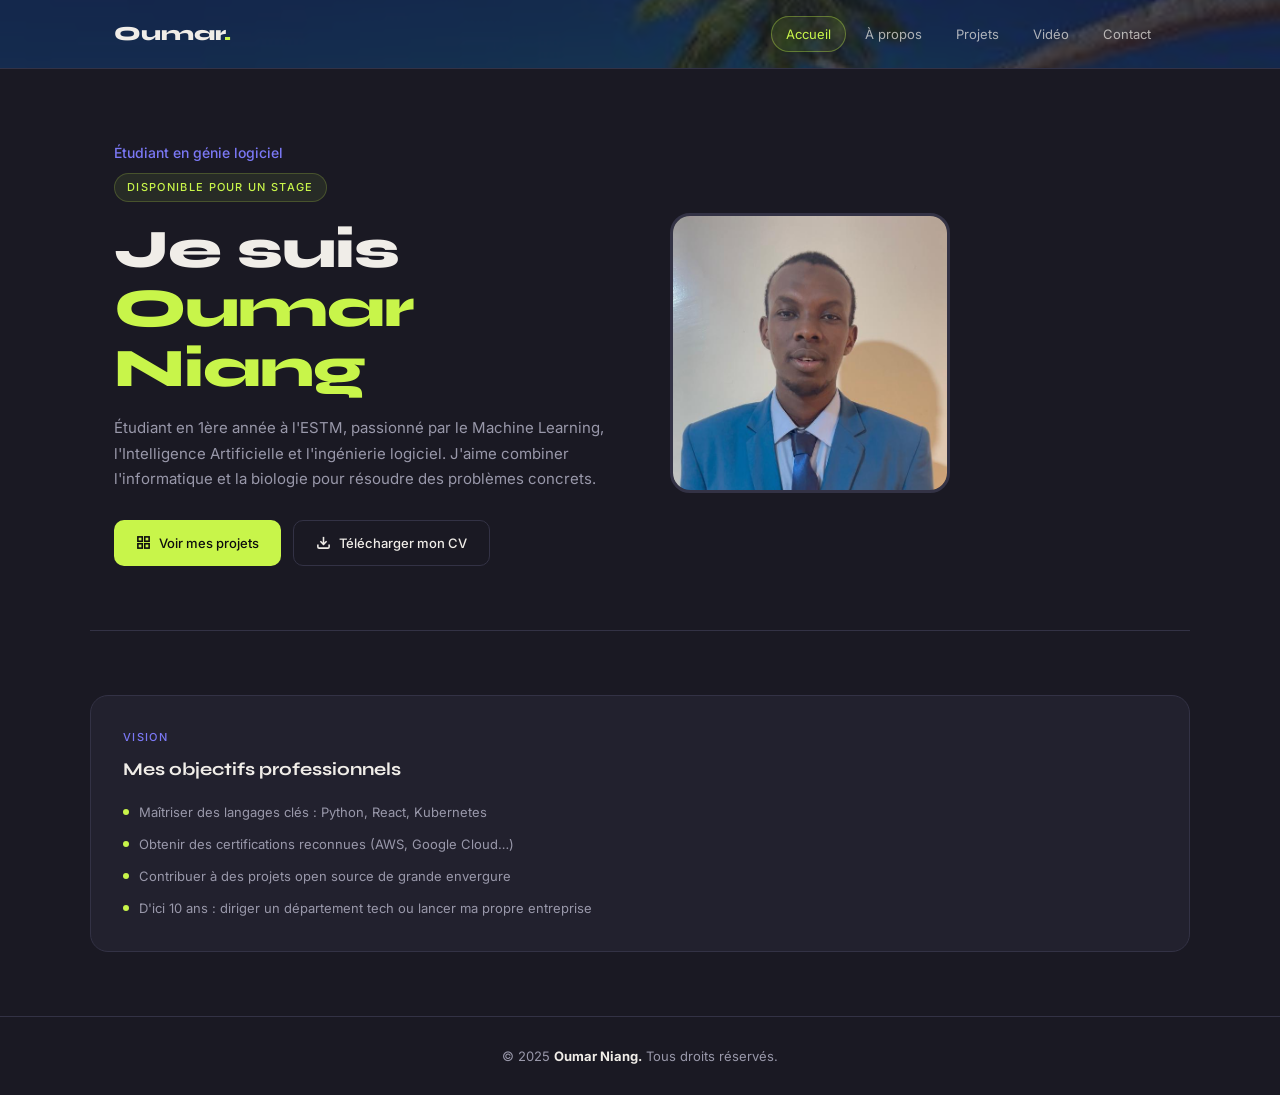
<file: index.html>
<!DOCTYPE html>
<html lang="fr">
<head>
  <meta charset="UTF-8">
  <meta name="viewport" content="width=device-width, initial-scale=1.0">
  <title>Oumar Niang — Accueil</title>
  <link rel="preconnect" href="https://fonts.googleapis.com">
  <link href="https://fonts.googleapis.com/css2?family=Syne:wght@400;700;800&family=Inter:wght@300;400;500&display=swap" rel="stylesheet">
  <link rel="stylesheet" href="style.css">
  <link rel="shortcut icon" href="photo-profil.jpg" type="image/jpg">
</head>
<body>

  <header class="banier">
    <nav class="navbar">
      <a href="./index.html" class="nav-logo">Oumar<span>.</span></a>
      <div class="nav-links">
        <a href="./index.html" class="active">Accueil</a>
        <a href="./about.html">À propos</a>
        <a href="./projets.html">Projets</a>
        <a href="./video.html">Vidéo</a>
        <a href="./contact.html">Contact</a>
      </div>
      <button class="nav-toggle" aria-label="Menu"
        onclick="this.closest('nav').querySelector('.nav-links').classList.toggle('open')">
        <span></span><span></span><span></span>
      </button>
    </nav>
  </header>

  <main>

    <!-- HERO -->
    <div class="hero-index wrap">
      <div>
        <p class="hero-sub">Étudiant en génie logiciel</p>
        <span class="tag">Disponible pour un stage</span>
        <h1>Je suis <em>Oumar Niang</em></h1>
        <p class="hero-desc">
          Étudiant en 1ère année à l'ESTM, passionné par le Machine Learning,
          l'Intelligence Artificielle et l'ingénierie logiciel. J'aime combiner
          l'informatique et la biologie pour résoudre des problèmes concrets.
        </p>
        <div class="hero-btns">
          <a href="./projets.html" class="btn btn-primary">
            <svg width="15" height="15" viewBox="0 0 24 24" fill="none" stroke="currentColor" stroke-width="2.5"><rect x="3" y="3" width="7" height="7"/><rect x="14" y="3" width="7" height="7"/><rect x="14" y="14" width="7" height="7"/><rect x="3" y="14" width="7" height="7"/></svg>
            Voir mes projets
          </a>
          <a href="cv/cv.pdf" class="btn btn-outline" download>
            <svg width="15" height="15" viewBox="0 0 24 24" fill="none" stroke="currentColor" stroke-width="2.5"><path d="M21 15v4a2 2 0 0 1-2 2H5a2 2 0 0 1-2-2v-4"/><polyline points="7 10 12 15 17 10"/><line x1="12" y1="15" x2="12" y2="3"/></svg>
            Télécharger mon CV
          </a>
        </div>
      </div>
      <div class="hero-photo-wrap">
       <img src="photo-profil.jpg" alt="Photo de profil de Oumar Niang">
      </div>
    </div>

    <div class="divider"></div>

    <!-- OBJECTIFS -->
    <div class="wrap section-pad">
      <div class="objectifs">
        <span class="tag-sm">Vision</span>
        <h2>Mes objectifs professionnels</h2>
        <ul>
          <li>Maîtriser des langages clés : Python, React, Kubernetes</li>
          <li>Obtenir des certifications reconnues (AWS, Google Cloud…)</li>
          <li>Contribuer à des projets open source de grande envergure</li>
          <li>D'ici 10 ans : diriger un département tech ou lancer ma propre entreprise</li>
        </ul>
      </div>
    </div>

  </main>

  <footer>
    <p>© 2025 <strong>Oumar Niang.</strong> Tous droits réservés.</p>
  </footer>

</body>
</html>
</file>
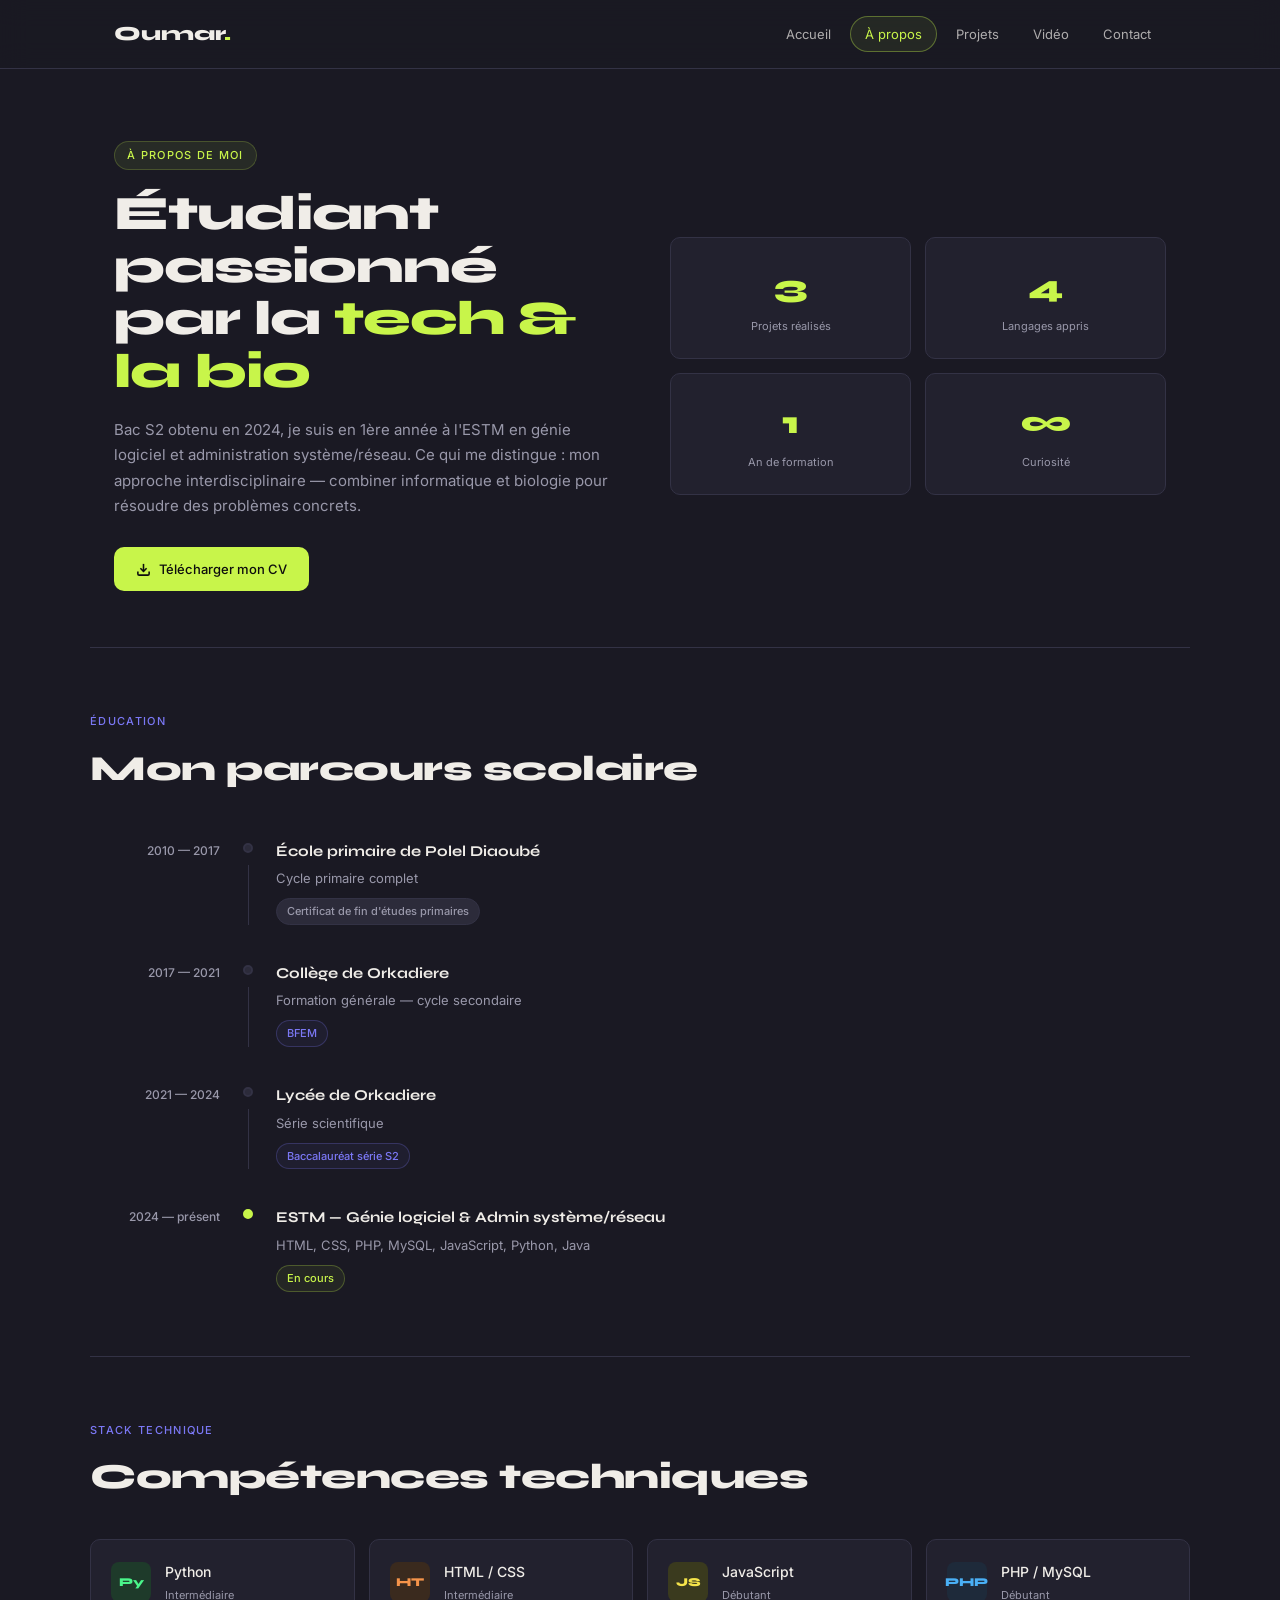
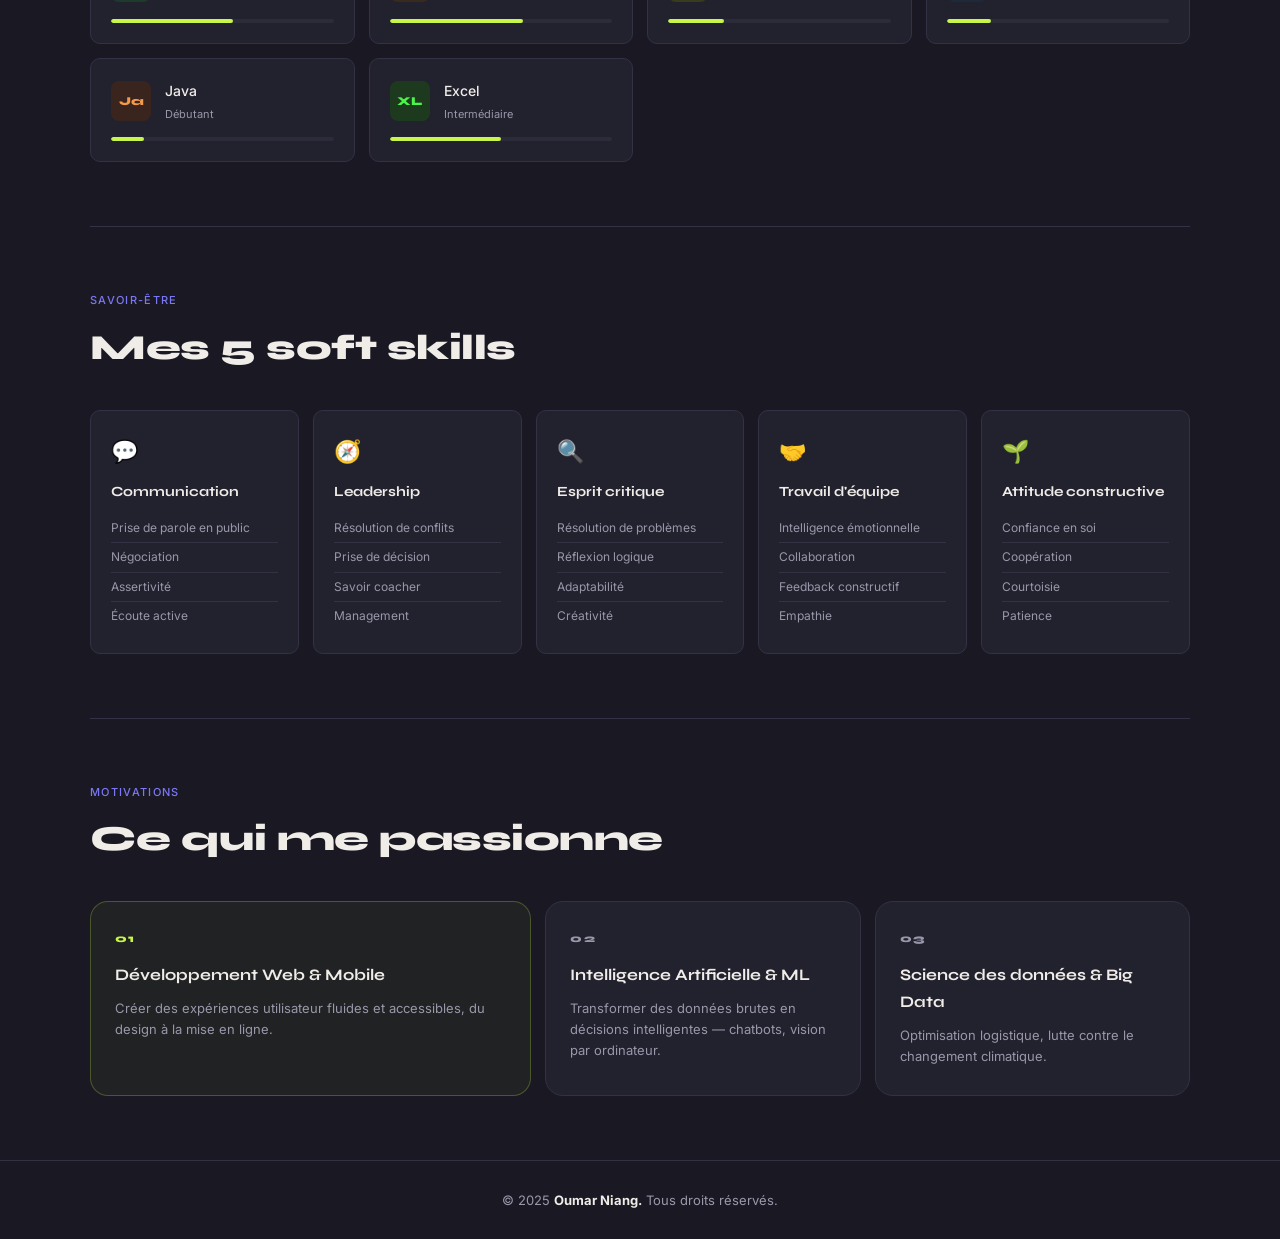
<file: about.html>
<!DOCTYPE html>
<html lang="fr">
<head>
  <meta charset="UTF-8">
  <meta name="viewport" content="width=device-width, initial-scale=1.0">
  <title>Oumar Niang — À propos</title>
  <link rel="preconnect" href="https://fonts.googleapis.com">
  <link href="https://fonts.googleapis.com/css2?family=Syne:wght@400;700;800&family=Inter:wght@300;400;500&display=swap" rel="stylesheet">
<link rel="stylesheet" href="style.css">
<link rel="shortcut icon" href="image/photo-profil.jpg" type="image/jpg">
</head>
<body>

  <header>
    <nav class="navbar">
  <a href="index.html" class="nav-logo">Oumar<span>.</span></a>
  <div class="nav-links">
    <a href="index.html">Accueil</a>
    <a href="about.html" class="active">À propos</a>
    <a href="projets.html">Projets</a>
    <a href="video.html">Vidéo</a>
    <a href="contact.html">Contact</a>
  </div>
      </div>
      <button class="nav-toggle" aria-label="Menu"
        onclick="this.closest('nav').querySelector('.nav-links').classList.toggle('open')">
        <span></span><span></span><span></span>
      </button>
    </nav>
  </header>

  <main>

    <!-- HERO -->
    <div class="hero-about">
      <div>
        <span class="tag">À propos de moi</span>
        <h1>Étudiant passionné par la <em>tech & la bio</em></h1>
        <p class="hero-desc">
          Bac S2 obtenu en 2024, je suis en 1ère année à l'ESTM en génie logiciel
          et administration système/réseau. Ce qui me distingue : mon approche
          interdisciplinaire — combiner informatique et biologie pour résoudre
          des problèmes concrets.
        </p>
        <a href="cv/cv.pdf" class="btn btn-primary" download>
          <svg width="15" height="15" viewBox="0 0 24 24" fill="none" stroke="currentColor" stroke-width="2.5"><path d="M21 15v4a2 2 0 0 1-2 2H5a2 2 0 0 1-2-2v-4"/><polyline points="7 10 12 15 17 10"/><line x1="12" y1="15" x2="12" y2="3"/></svg>
          Télécharger mon CV
        </a>
      </div>
      <div class="stats-grid">
        <div class="stat-card">
          <span class="stat-num">3</span>
          <span class="stat-label">Projets réalisés</span>
        </div>
        <div class="stat-card">
          <span class="stat-num">4</span>
          <span class="stat-label">Langages appris</span>
        </div>
        <div class="stat-card">
          <span class="stat-num">1</span>
          <span class="stat-label">An de formation</span>
        </div>
        <div class="stat-card">
          <span class="stat-num">∞</span>
          <span class="stat-label">Curiosité</span>
        </div>
      </div>
    </div>

    <div class="divider"></div>

    <!-- PARCOURS -->
    <div class="wrap section-pad">
      <span class="tag-sm">Éducation</span>
      <h2 style="font-family:var(--font-h);font-size:clamp(1.6rem,3vw,2.2rem);font-weight:800;letter-spacing:-.5px;margin-bottom:40px">Mon parcours scolaire</h2>
      <div class="timeline">

        <div class="timeline-item">
          <div class="t-date">2010 — 2017</div>
          <div class="t-spine"><div class="t-dot"></div></div>
          <div class="t-body">
            <h3>École primaire de Polel Diaoubé</h3>
            <p>Cycle primaire complet</p>
            <span class="badge">Certificat de fin d'études primaires</span>
          </div>
        </div>

        <div class="timeline-item">
          <div class="t-date">2017 — 2021</div>
          <div class="t-spine"><div class="t-dot"></div></div>
          <div class="t-body">
            <h3>Collège de Orkadiere</h3>
            <p>Formation générale — cycle secondaire</p>
            <span class="badge badge-purple">BFEM</span>
          </div>
        </div>

        <div class="timeline-item">
          <div class="t-date">2021 — 2024</div>
          <div class="t-spine"><div class="t-dot"></div></div>
          <div class="t-body">
            <h3>Lycée de Orkadiere</h3>
            <p>Série scientifique</p>
            <span class="badge badge-purple">Baccalauréat série S2</span>
          </div>
        </div>

        <div class="timeline-item">
          <div class="t-date">2024 — présent</div>
          <div class="t-spine"><div class="t-dot active"></div></div>
          <div class="t-body">
            <h3>ESTM — Génie logiciel & Admin système/réseau</h3>
            <p>HTML, CSS, PHP, MySQL, JavaScript, Python, Java</p>
            <span class="badge badge-green">En cours</span>
          </div>
        </div>

      </div>
    </div>

    <div class="divider"></div>

    <!-- COMPÉTENCES -->
    <div class="wrap section-pad">
      <span class="tag-sm">Stack technique</span>
      <h2 style="font-family:var(--font-h);font-size:clamp(1.6rem,3vw,2.2rem);font-weight:800;letter-spacing:-.5px;margin-bottom:32px">Compétences techniques</h2>
      <div class="skills-grid">
        <div class="skill-card">
          <div class="skill-header">
            <span class="skill-icon sk-py">Py</span>
            <div><div class="skill-name">Python</div><div class="skill-level">Intermédiaire</div></div>
          </div>
          <div class="skill-bar"><div class="skill-fill" style="width:55%"></div></div>
        </div>
        <div class="skill-card">
          <div class="skill-header">
            <span class="skill-icon sk-ht">HT</span>
            <div><div class="skill-name">HTML / CSS</div><div class="skill-level">Intermédiaire</div></div>
          </div>
          <div class="skill-bar"><div class="skill-fill" style="width:60%"></div></div>
        </div>
        <div class="skill-card">
          <div class="skill-header">
            <span class="skill-icon sk-js">JS</span>
            <div><div class="skill-name">JavaScript</div><div class="skill-level">Débutant</div></div>
          </div>
          <div class="skill-bar"><div class="skill-fill" style="width:25%"></div></div>
        </div>
        <div class="skill-card">
          <div class="skill-header">
            <span class="skill-icon sk-ph">PHP</span>
            <div><div class="skill-name">PHP / MySQL</div><div class="skill-level">Débutant</div></div>
          </div>
          <div class="skill-bar"><div class="skill-fill" style="width:20%"></div></div>
        </div>
        <div class="skill-card">
          <div class="skill-header">
            <span class="skill-icon sk-ja">Ja</span>
            <div><div class="skill-name">Java</div><div class="skill-level">Débutant</div></div>
          </div>
          <div class="skill-bar"><div class="skill-fill" style="width:15%"></div></div>
        </div>
        <div class="skill-card">
          <div class="skill-header">
            <span class="skill-icon sk-xl">XL</span>
            <div><div class="skill-name">Excel</div><div class="skill-level">Intermédiaire</div></div>
          </div>
          <div class="skill-bar"><div class="skill-fill" style="width:50%"></div></div>
        </div>
      </div>
    </div>

    <div class="divider"></div>

    <!-- SOFT SKILLS -->
    <div class="wrap section-pad">
      <span class="tag-sm">Savoir-être</span>
      <h2 style="font-family:var(--font-h);font-size:clamp(1.6rem,3vw,2.2rem);font-weight:800;letter-spacing:-.5px;margin-bottom:32px">Mes 5 soft skills</h2>
      <div class="soft-grid">
        <div class="soft-card">
          <span class="soft-icon">💬</span>
          <h3>Communication</h3>
          <ul>
            <li>Prise de parole en public</li>
            <li>Négociation</li>
            <li>Assertivité</li>
            <li>Écoute active</li>
          </ul>
        </div>
        <div class="soft-card">
          <span class="soft-icon">🧭</span>
          <h3>Leadership</h3>
          <ul>
            <li>Résolution de conflits</li>
            <li>Prise de décision</li>
            <li>Savoir coacher</li>
            <li>Management</li>
          </ul>
        </div>
        <div class="soft-card">
          <span class="soft-icon">🔍</span>
          <h3>Esprit critique</h3>
          <ul>
            <li>Résolution de problèmes</li>
            <li>Réflexion logique</li>
            <li>Adaptabilité</li>
            <li>Créativité</li>
          </ul>
        </div>
        <div class="soft-card">
          <span class="soft-icon">🤝</span>
          <h3>Travail d'équipe</h3>
          <ul>
            <li>Intelligence émotionnelle</li>
            <li>Collaboration</li>
            <li>Feedback constructif</li>
            <li>Empathie</li>
          </ul>
        </div>
        <div class="soft-card">
          <span class="soft-icon">🌱</span>
          <h3>Attitude constructive</h3>
          <ul>
            <li>Confiance en soi</li>
            <li>Coopération</li>
            <li>Courtoisie</li>
            <li>Patience</li>
          </ul>
        </div>
      </div>
    </div>

    <div class="divider"></div>

    <!-- PASSIONS -->
    <div class="wrap section-pad">
      <span class="tag-sm">Motivations</span>
      <h2 style="font-family:var(--font-h);font-size:clamp(1.6rem,3vw,2.2rem);font-weight:800;letter-spacing:-.5px;margin-bottom:32px">Ce qui me passionne</h2>
      <div class="passion-grid">
        <div class="passion-card featured">
          <span class="passion-num">01</span>
          <h3>Développement Web & Mobile</h3>
          <p>Créer des expériences utilisateur fluides et accessibles, du design à la mise en ligne.</p>
        </div>
        <div class="passion-card">
          <span class="passion-num">02</span>
          <h3>Intelligence Artificielle & ML</h3>
          <p>Transformer des données brutes en décisions intelligentes — chatbots, vision par ordinateur.</p>
        </div>
        <div class="passion-card">
          <span class="passion-num">03</span>
          <h3>Science des données & Big Data</h3>
          <p>Optimisation logistique, lutte contre le changement climatique.</p>
        </div>
      </div>
    </div>

  </main>

  <footer>
    <p>© 2025 <strong>Oumar Niang.</strong> Tous droits réservés.</p>
  </footer>

</body>
</html>
</file>
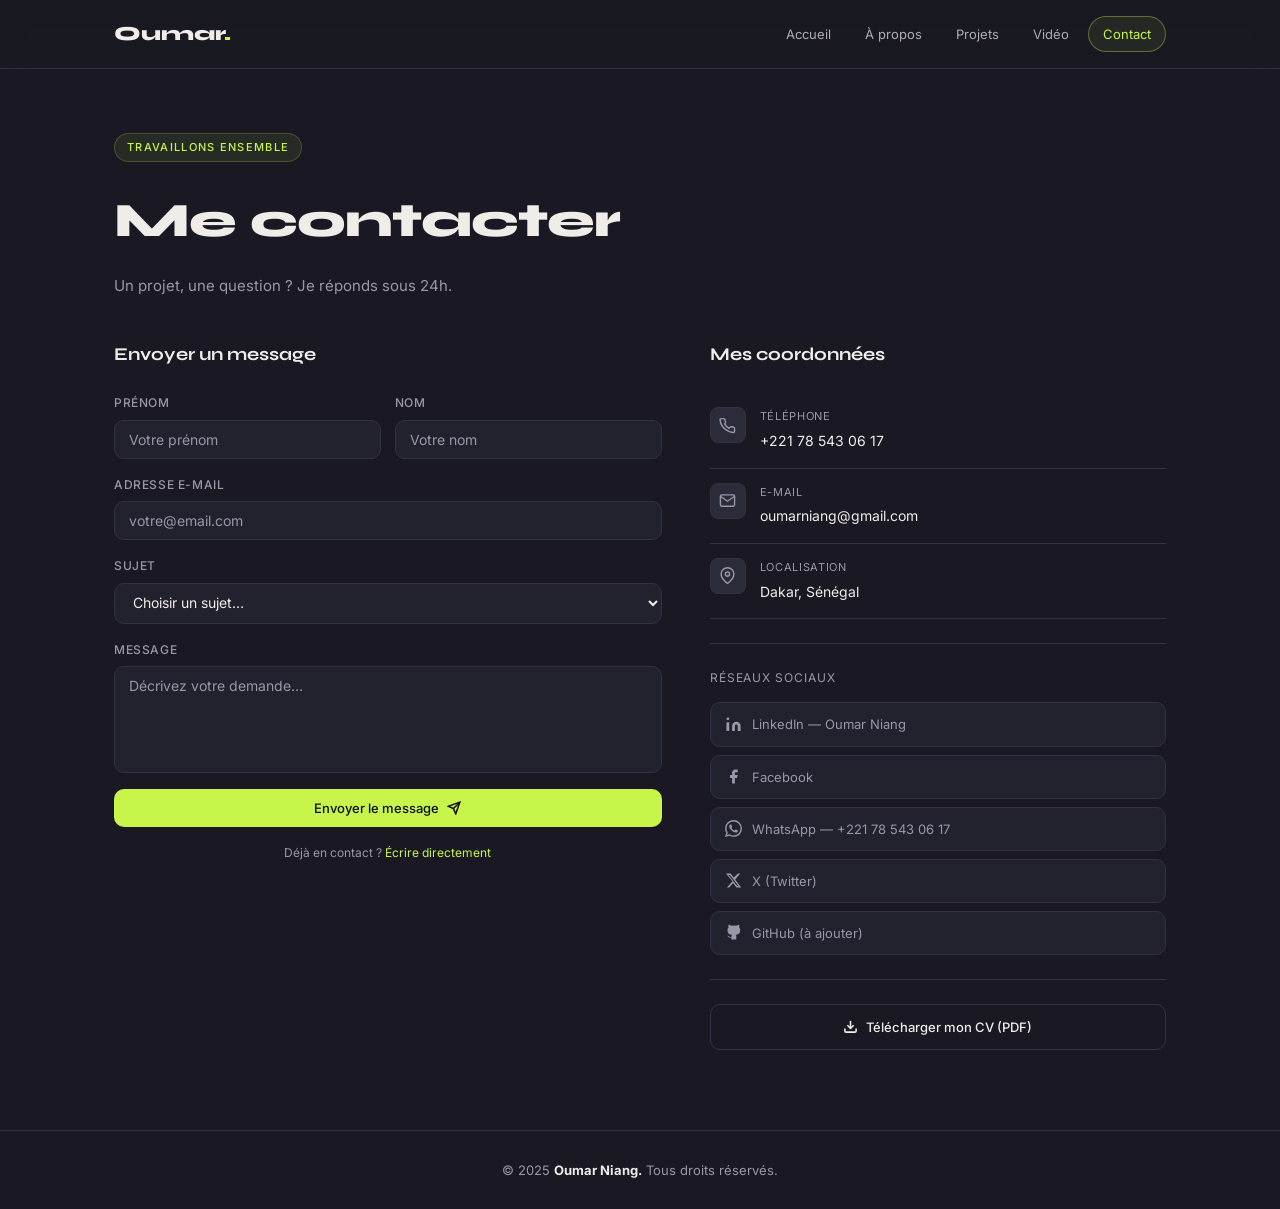
<file: contact.html>
<!DOCTYPE html>
<html lang="fr">
<head>
  <meta charset="UTF-8">
  <meta name="viewport" content="width=device-width, initial-scale=1.0">
  <title>Oumar Niang — Contact</title>
  <link rel="preconnect" href="https://fonts.googleapis.com">
  <link href="https://fonts.googleapis.com/css2?family=Syne:wght@400;700;800&family=Inter:wght@300;400;500&display=swap" rel="stylesheet">
  <link rel="stylesheet" href="style.css">
  <link rel="shortcut icon" href="./image/portifio.jpeg" type="image/jpg">
</head>
<body>

  <header>
    <nav class="navbar">
      <a href="./index.html" class="nav-logo">Oumar<span>.</span></a>
      <div class="nav-links">
        <a href="./index.html">Accueil</a>
        <a href="./about.html">À propos</a>
        <a href="./projets.html">Projets</a>
        <a href="./video.html">Vidéo</a>
        <a href="./contact.html" class="active">Contact</a>
      </div>
      <button class="nav-toggle" aria-label="Menu"
        onclick="this.closest('nav').querySelector('.nav-links').classList.toggle('open')">
        <span></span><span></span><span></span>
      </button>
    </nav>
  </header>

  <main>

    <div class="wrap" style="padding-top:64px; padding-bottom:40px;">
      <span class="tag">Travaillons ensemble</span>
      <h1 style="font-family:var(--font-h);font-size:clamp(2rem,4.5vw,3rem);font-weight:800;letter-spacing:-1px;margin-bottom:12px">
        Me contacter
      </h1>
      <p style="color:var(--muted);font-size:15px;">Un projet, une question ? Je réponds sous 24h.</p>
    </div>

    <div class="contact-layout">

      <!-- ── FORMULAIRE ── -->
      <div>
        <div class="contact-form">
          <h2>Envoyer un message</h2>
          <!--
            Pour que le formulaire envoie vraiment des emails :
            1. Créez un compte sur formspree.io
            2. Remplacez VOTRE_ID ci-dessous par votre vrai ID
          -->
          <form action="https://formspree.io/f/VOTRE_ID" method="POST" style="display:flex;flex-direction:column;gap:16px;">
            <div class="form-row">
              <div class="form-group">
                <label for="prenom">Prénom</label>
                <input type="text" id="prenom" name="prenom" placeholder="Votre prénom" required>
              </div>
              <div class="form-group">
                <label for="nom">Nom</label>
                <input type="text" id="nom" name="nom" placeholder="Votre nom" required>
              </div>
            </div>
            <div class="form-group">
              <label for="email">Adresse e-mail</label>
              <input type="email" id="email" name="email" placeholder="votre@email.com" required>
            </div>
            <div class="form-group">
              <label for="sujet">Sujet</label>
              <select id="sujet" name="sujet">
                <option value="">Choisir un sujet…</option>
                <option value="projet">Demande de projet</option>
                <option value="collaboration">Collaboration</option>
                <option value="stage">Opportunité de stage</option>
                <option value="autre">Autre</option>
              </select>
            </div>
            <div class="form-group">
              <label for="message">Message</label>
              <!-- input type="textarea" n'existe pas — corrigé en vrai textarea -->
              <textarea id="message" name="message" placeholder="Décrivez votre demande…" rows="5" required></textarea>
            </div>
            <button type="submit" class="btn btn-primary btn-full">
              Envoyer le message
              <svg width="14" height="14" viewBox="0 0 24 24" fill="none" stroke="currentColor" stroke-width="2.5"><line x1="22" y1="2" x2="11" y2="13"/><polygon points="22 2 15 22 11 13 2 9 22 2"/></svg>
            </button>
            <p style="font-size:12px;color:var(--muted);text-align:center;">
              Déjà en contact ? <a href="mailto:oumarniang@gmail.com" style="color:var(--accent);">Écrire directement</a>
            </p>
          </form>
        </div>
      </div>

      <!-- ── COORDONNÉES ── -->
      <div class="contact-info">
        <h2>Mes coordonnées</h2>

        <!-- Téléphone -->
        <div class="contact-item">
          <div class="ci-icon">
            <svg width="17" height="17" viewBox="0 0 24 24" fill="none" stroke="currentColor" stroke-width="2">
              <path d="M22 16.92v3a2 2 0 0 1-2.18 2 19.79 19.79 0 0 1-8.63-3.07A19.5 19.5 0 0 1 4.69 13.1 19.79 19.79 0 0 1 1.54 4.49 2 2 0 0 1 3.51 2.27h3a2 2 0 0 1 2 1.72c.127.96.361 1.903.7 2.81a2 2 0 0 1-.45 2.11L7.91 9.77a16 16 0 0 0 6.32 6.32l1.58-1.85a2 2 0 0 1 2.11-.45c.907.339 1.85.573 2.81.7A2 2 0 0 1 22 16.92z"/>
            </svg>
          </div>
          <div>
            <div class="ci-label">Téléphone</div>
            <a href="tel:+221785430617" class="ci-value">+221 78 543 06 17</a>
          </div>
        </div>

        <!-- Email -->
        <div class="contact-item">
          <div class="ci-icon">
            <svg width="17" height="17" viewBox="0 0 24 24" fill="none" stroke="currentColor" stroke-width="2">
              <path d="M4 4h16c1.1 0 2 .9 2 2v12c0 1.1-.9 2-2 2H4c-1.1 0-2-.9-2-2V6c0-1.1.9-2 2-2z"/>
              <polyline points="22,6 12,13 2,6"/>
            </svg>
          </div>
          <div>
            <div class="ci-label">E-mail</div>
            <a href="mailto:oumarniang@gmail.com" class="ci-value">oumarniang@gmail.com</a>
          </div>
        </div>

        <!-- Localisation -->
        <div class="contact-item">
          <div class="ci-icon">
            <svg width="17" height="17" viewBox="0 0 24 24" fill="none" stroke="currentColor" stroke-width="2">
              <path d="M21 10c0 7-9 13-9 13s-9-6-9-13a9 9 0 0 1 18 0z"/>
              <circle cx="12" cy="10" r="3"/>
            </svg>
          </div>
          <div>
            <div class="ci-label">Localisation</div>
            <span class="ci-value">Dakar, Sénégal</span>
          </div>
        </div>

        <div style="border-top:1px solid var(--border);margin:24px 0;"></div>

        <p style="font-size:12px;color:var(--muted);text-transform:uppercase;letter-spacing:.08em;margin-bottom:14px;">
          Réseaux sociaux
        </p>

        <div class="social-links">

          <!-- LinkedIn -->
          <a href="https://www.linkedin.com/in/oumar-niang-01b003328/" target="_blank" class="social-btn">
            <svg width="17" height="17" viewBox="0 0 24 24" fill="currentColor">
              <path d="M16 8a6 6 0 0 1 6 6v7h-4v-7a2 2 0 0 0-2-2 2 2 0 0 0-2 2v7h-4v-7a6 6 0 0 1 6-6z"/>
              <rect x="2" y="9" width="4" height="12"/>
              <circle cx="4" cy="4" r="2"/>
            </svg>
            LinkedIn — Oumar Niang
          </a>

          <!-- Facebook -->
          <a href="https://www.facebook.com/" target="_blank" class="social-btn">
            <svg width="17" height="17" viewBox="0 0 24 24" fill="currentColor">
              <path d="M18 2h-3a5 5 0 0 0-5 5v3H7v4h3v8h4v-8h3l1-4h-4V7a1 1 0 0 1 1-1h3z"/>
            </svg>
            Facebook
          </a>

          <!-- WhatsApp -->
          <a href="https://wa.me/221785430617" target="_blank" class="social-btn">
            <svg width="17" height="17" viewBox="0 0 24 24" fill="currentColor">
              <path d="M17.472 14.382c-.297-.149-1.758-.867-2.03-.967-.273-.099-.471-.148-.67.15-.197.297-.767.966-.94 1.164-.173.199-.347.223-.644.075-.297-.15-1.255-.463-2.39-1.475-.883-.788-1.48-1.761-1.653-2.059-.173-.297-.018-.458.13-.606.134-.133.298-.347.446-.52.149-.174.198-.298.298-.497.099-.198.05-.371-.025-.52-.075-.149-.669-1.612-.916-2.207-.242-.579-.487-.5-.669-.51-.173-.008-.371-.01-.57-.01-.198 0-.52.074-.792.372-.272.297-1.04 1.016-1.04 2.479 0 1.462 1.065 2.875 1.213 3.074.149.198 2.096 3.2 5.077 4.487.709.306 1.262.489 1.694.625.712.227 1.36.195 1.871.118.571-.085 1.758-.719 2.006-1.413.248-.694.248-1.289.173-1.413-.074-.124-.272-.198-.57-.347m-5.421 7.403h-.004a9.87 9.87 0 0 1-5.031-1.378l-.361-.214-3.741.982.998-3.648-.235-.374a9.86 9.86 0 0 1-1.51-5.26c.001-5.45 4.436-9.884 9.888-9.884 2.64 0 5.122 1.03 6.988 2.898a9.825 9.825 0 0 1 2.893 6.994c-.003 5.45-4.437 9.884-9.885 9.884m8.413-18.297A11.815 11.815 0 0 0 12.05 0C5.495 0 .16 5.335.157 11.892c0 2.096.547 4.142 1.588 5.945L.057 24l6.305-1.654a11.882 11.882 0 0 0 5.683 1.448h.005c6.554 0 11.89-5.335 11.893-11.893a11.821 11.821 0 0 0-3.48-8.413z"/>
            </svg>
            WhatsApp — +221 78 543 06 17
          </a>

          <!-- X (Twitter) -->
          <a href="https://x.com/" target="_blank" class="social-btn">
            <svg width="17" height="17" viewBox="0 0 24 24" fill="currentColor">
              <path d="M18.244 2.25h3.308l-7.227 8.26 8.502 11.24H16.17l-4.714-6.231-5.401 6.231H2.746l7.73-8.835L1.254 2.25H8.08l4.253 5.622zm-1.161 17.52h1.833L7.084 4.126H5.117z"/>
            </svg>
            X (Twitter)
          </a>

          <!-- GitHub — remplacez par votre vrai lien -->
          <a href="https://github.com/" target="_blank" class="social-btn">
            <svg width="17" height="17" viewBox="0 0 24 24" fill="currentColor">
              <path d="M9 19c-5 1.5-5-2.5-7-3m14 6v-3.87a3.37 3.37 0 0 0-.94-2.61c3.14-.35 6.44-1.54 6.44-7A5.44 5.44 0 0 0 20 4.77 5.07 5.07 0 0 0 19.91 1S18.73.65 16 2.48a13.38 13.38 0 0 0-7 0C6.27.65 5.09 1 5.09 1A5.07 5.07 0 0 0 5 4.77a5.44 5.44 0 0 0-1.5 3.78c0 5.42 3.3 6.61 6.44 7A3.37 3.37 0 0 0 9 18.13V22"/>
            </svg>
            GitHub (à ajouter)
          </a>

        </div>

        <div style="border-top:1px solid var(--border);margin:24px 0;"></div>

        <a href="cv/cv.pdf" class="btn btn-outline btn-full" download>
          <svg width="15" height="15" viewBox="0 0 24 24" fill="none" stroke="currentColor" stroke-width="2.5">
            <path d="M21 15v4a2 2 0 0 1-2 2H5a2 2 0 0 1-2-2v-4"/>
            <polyline points="7 10 12 15 17 10"/>
            <line x1="12" y1="15" x2="12" y2="3"/>
          </svg>
          Télécharger mon CV (PDF)
        </a>

      </div>
    </div>

  </main>

  <footer>
    <p>© 2025 <strong>Oumar Niang.</strong> Tous droits réservés.</p>
  </footer>

</body>
</html>
</file>
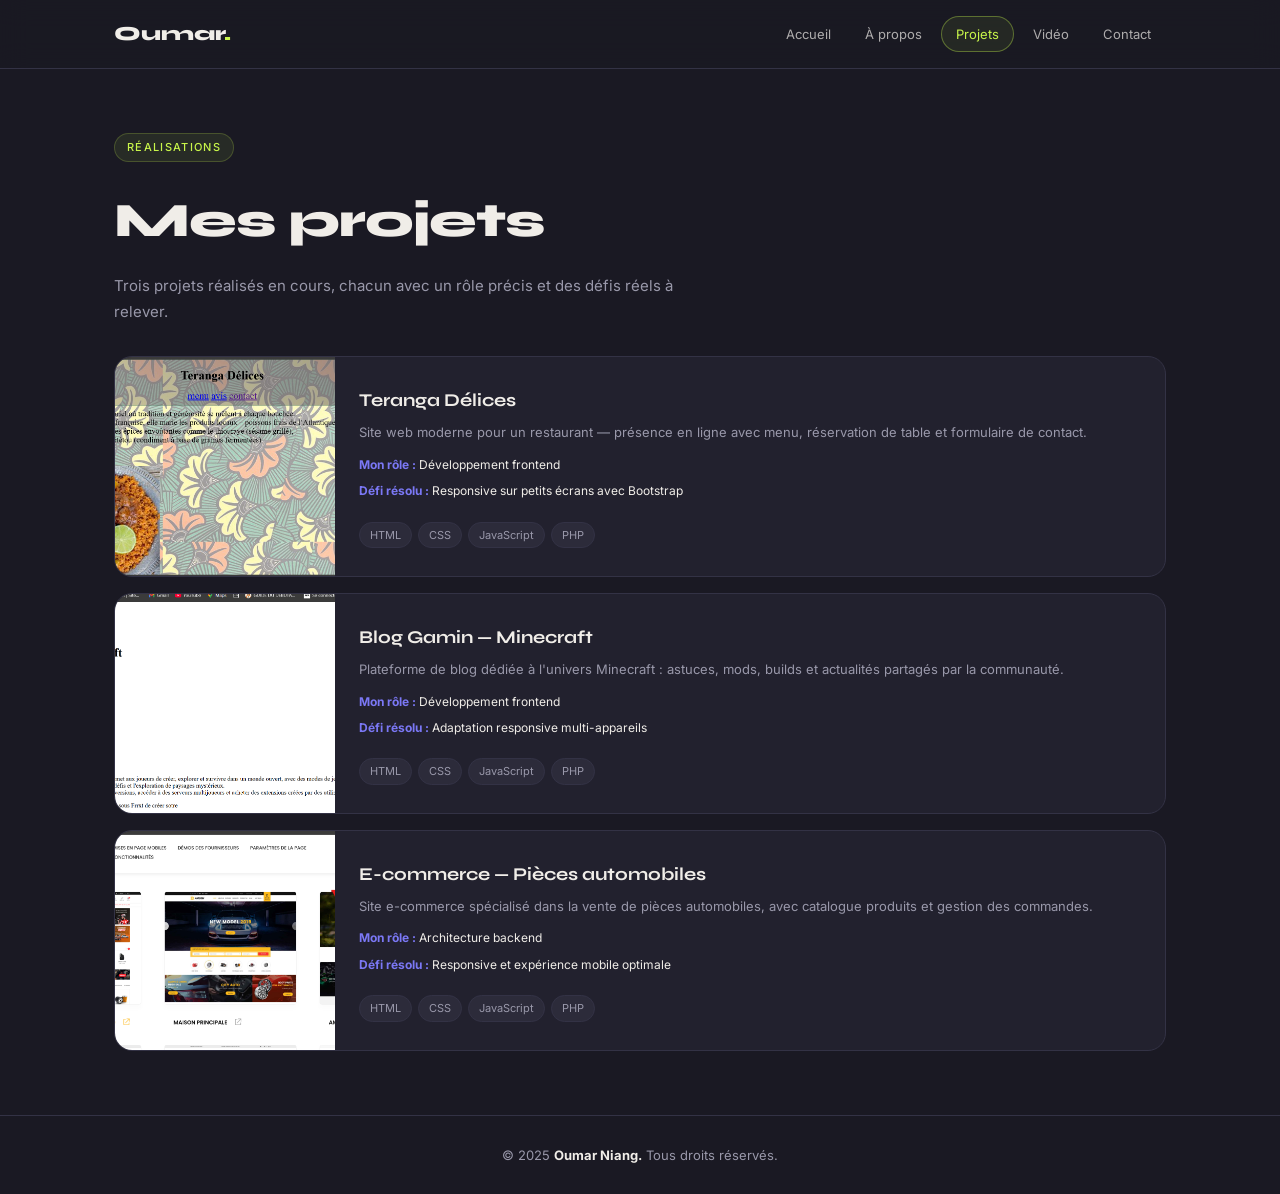
<file: projets.html>
<!DOCTYPE html>
<html lang="fr">
<head>
  <meta charset="UTF-8">
  <meta name="viewport" content="width=device-width, initial-scale=1.0">
  <title>Oumar Niang — Projets</title>
  <link rel="preconnect" href="https://fonts.googleapis.com">
  <link href="https://fonts.googleapis.com/css2?family=Syne:wght@400;700;800&family=Inter:wght@300;400;500&display=swap" rel="stylesheet">
 <link rel="stylesheet" href="style.css">
  <link rel="shortcut icon" href="./image/portifio.jpeg" type="image/jpg">
</head>
<body>

  <header>
    <nav class="navbar">
      <a href="./index.html" class="nav-logo">Oumar<span>.</span></a>
      <div class="nav-links">
        <a href="./index.html">Accueil</a>
        <a href="./about.html">À propos</a>
        <a href="./projets.html" class="active">Projets</a>
        <a href="./video.html">Vidéo</a>
        <a href="./contact.html">Contact</a>
      </div>
      <button class="nav-toggle" aria-label="Menu"
        onclick="this.closest('nav').querySelector('.nav-links').classList.toggle('open')">
        <span></span><span></span><span></span>
      </button>
    </nav>
  </header>

  <main>

    <div class="wrap" style="padding-top:64px; padding-bottom:32px;">
      <span class="tag">Réalisations</span>
      <h1 style="font-family:var(--font-h);font-size:clamp(2rem,4.5vw,3rem);font-weight:800;letter-spacing:-1px;margin-bottom:12px">
        Mes projets
      </h1>
      <p style="color:var(--muted);font-size:15px;max-width:560px">
        Trois projets réalisés en cours, chacun avec un rôle précis et des défis réels à relever.
      </p>
    </div>

    <div class="projets-grid">

      <!-- Projet 1 -->
      <div class="prj-card">
        <img src="imagerestaurant.png" alt="Aperçu du site Teranga Délices">
        <div class="prj-body">
          <div>
            <h2>Teranga Délices</h2>
            <p>
              Site web moderne pour un restaurant — présence en ligne avec menu, 
              réservation de table et formulaire de contact.
            </p>
          </div>
          <div class="prj-meta">
            <div class="prj-meta-item"><strong>Mon rôle :</strong> Développement frontend</div>
            <div class="prj-meta-item"><strong>Défi résolu :</strong> Responsive sur petits écrans avec Bootstrap</div>
          </div>
          <div class="prj-tags">
            <span class="prj-tag">HTML</span>
            <span class="prj-tag">CSS</span>
            <span class="prj-tag">JavaScript</span>
            <span class="prj-tag">PHP</span>
          </div>
        </div>
      </div>

      <!-- Projet 2 -->
      <div class="prj-card">
        <img src="image-bloggamin.png" alt="Aperçu du Blog Gamin">
        <div class="prj-body">
          <div>
            <h2>Blog Gamin — Minecraft</h2>
            <p>
              Plateforme de blog dédiée à l'univers Minecraft : astuces, mods, 
              builds et actualités partagés par la communauté.
            </p>
          </div>
          <div class="prj-meta">
            <div class="prj-meta-item"><strong>Mon rôle :</strong> Développement frontend</div>
            <div class="prj-meta-item"><strong>Défi résolu :</strong> Adaptation responsive multi-appareils</div>
          </div>
          <div class="prj-tags">
            <span class="prj-tag">HTML</span>
            <span class="prj-tag">CSS</span>
            <span class="prj-tag">JavaScript</span>
            <span class="prj-tag">PHP</span>
          </div>
        </div>
      </div>

      <!-- Projet 3 -->
      <div class="prj-card">
        <img src="image-site-ecommerce.png" alt="Aperçu du site e-commerce automobile">
        <div class="prj-body">
          <div>
            <h2>E-commerce — Pièces automobiles</h2>
            <p>
              Site e-commerce spécialisé dans la vente de pièces automobiles, 
              avec catalogue produits et gestion des commandes.
            </p>
          </div>
          <div class="prj-meta">
            <div class="prj-meta-item"><strong>Mon rôle :</strong> Architecture backend</div>
            <div class="prj-meta-item"><strong>Défi résolu :</strong> Responsive et expérience mobile optimale</div>
          </div>
          <div class="prj-tags">
            <span class="prj-tag">HTML</span>
            <span class="prj-tag">CSS</span>
            <span class="prj-tag">JavaScript</span>
            <span class="prj-tag">PHP</span>
          </div>
        </div>
      </div>

    </div>

  </main>

  <footer>
    <p>© 2025 <strong>Oumar Niang.</strong> Tous droits réservés.</p>
  </footer>

</body>
</html>
</file>
<file: style.css>
/* ═══════════════════════════════════════════
   PORTFOLIO — OUMAR NIANG — style.css unique
   ═══════════════════════════════════════════ */

/* ── VARIABLES ─────────────────────────────── */
:root {
  --bg:       #1A1923;   /* votre couleur originale */
  --bg2:      #22212e;
  --bg3:      #2c2b3a;
  --border:   #333245;
  --text:     #f0ede8;
  --muted:    #9998aa;
  --accent:   #c8f54a;
  --accent2:  #7b78f5;
  --blue:     #4a90f5;
  --font-h:   'Syne', sans-serif;
  --font-b:   'Inter', sans-serif;
  --r:        10px;
  --r-lg:     18px;
}

/* ── RESET ─────────────────────────────────── */
*, *::before, *::after { box-sizing: border-box; margin: 0; padding: 0; }
html  { scroll-behavior: smooth; }
body  { background: var(--bg); color: var(--text); font-family: var(--font-b); font-size: 15px; line-height: 1.7; }
a     { color: inherit; text-decoration: none; }
img   { max-width: 100%; display: block; }
ul    { list-style: none; }

/* ── HEADER / NAV ──────────────────────────── */
header {
  position: sticky; top: 0; z-index: 100;
  background: rgba(26,25,35,.92);
  backdrop-filter: blur(14px);
  border-bottom: 1px solid var(--border);
}

/* Image de fond uniquement sur index */
header.banier {
  /* On retire le "../image/" car le fichier est au même endroit que le CSS pour l'instant */
background-image: url('OIP (1).jpeg');
  background-size: cover;
  background-position: center;
  position: relative;
}
header.banier::before {
  content: ''; position: absolute; inset: 0;
  background: rgba(26,25,35,.78);
}

.navbar {
  position: relative; z-index: 1;
  max-width: 1100px; margin: auto;
  display: flex; align-items: center; justify-content: space-between;
  padding: 16px 24px; gap: 16px;
}

.nav-logo { font-family: var(--font-h); font-size: 20px; font-weight: 800; }
.nav-logo span { color: var(--accent); }

.nav-links { display: flex; gap: 4px; flex-wrap: wrap; }
.nav-links a {
  color: rgba(240,237,232,.7); font-size: 13px;
  padding: 6px 14px; border-radius: 20px;
  border: 1px solid transparent;
  transition: .2s;
}
.nav-links a:hover { color: var(--text); border-color: var(--border); background: var(--bg2); }
.nav-links a.active { color: var(--accent); border-color: rgba(200,245,74,.35); background: rgba(200,245,74,.07); }

.nav-toggle {
  display: none; flex-direction: column; gap: 5px;
  background: none; border: none; cursor: pointer; padding: 4px; position: relative; z-index: 1;
}
.nav-toggle span { display: block; width: 22px; height: 2px; background: var(--text); border-radius: 2px; }

@media (max-width: 640px) {
  .nav-toggle { display: flex; }
  .nav-links {
    display: none; flex-direction: column;
    position: absolute; top: 100%; left: 0; right: 0;
    background: var(--bg2); border-bottom: 1px solid var(--border);
    padding: 14px 24px 20px; gap: 4px;
  }
  .nav-links.open { display: flex; }
}

/* ── UTILITAIRES ───────────────────────────── */
.wrap  { max-width: 1100px; margin: auto; padding: 0 24px; }
.section-pad { padding: 64px 0; }

.tag {
  display: inline-block;
  font-size: 11px; font-weight: 500; letter-spacing: .12em; text-transform: uppercase;
  color: var(--accent); background: rgba(200,245,74,.08);
  border: 1px solid rgba(200,245,74,.2);
  padding: 4px 12px; border-radius: 20px; margin-bottom: 18px;
}
.tag-sm {
  display: block; font-size: 11px; font-weight: 500;
  letter-spacing: .12em; text-transform: uppercase;
  color: var(--accent2); margin-bottom: 8px;
}
.divider { border: none; border-top: 1px solid var(--border); max-width: 1100px; margin: 0 auto; }

.badge {
  display: inline-block; font-size: 11px; font-weight: 500;
  background: var(--bg3); border: 1px solid var(--border);
  color: var(--muted); padding: 3px 10px; border-radius: 20px;
}
.badge-green { color: var(--accent); border-color: rgba(200,245,74,.25); background: rgba(200,245,74,.06); }
.badge-purple { color: var(--accent2); border-color: rgba(123,120,245,.25); background: rgba(123,120,245,.06); }

/* ── BOUTONS ───────────────────────────────── */
.btn {
  display: inline-flex; align-items: center; gap: 8px;
  padding: 11px 22px; border-radius: var(--r);
  font-family: var(--font-b); font-size: 13px; font-weight: 500;
  cursor: pointer; border: none; transition: .18s;
}
.btn:hover { transform: translateY(-1px); opacity: .88; }
.btn-primary { background: var(--accent); color: #0d0d0d; }
.btn-outline  { background: transparent; color: var(--text); border: 1px solid var(--border); }
.btn-outline:hover { border-color: var(--muted); }
.btn-full  { width: 100%; justify-content: center; }

/* ══════════════════════════════════════════════════
   PAGE INDEX
   ══════════════════════════════════════════════════ */

.hero-index {
  max-width: 1100px; margin: auto;
  padding: 72px 24px 64px;
  display: grid; grid-template-columns: 1fr 1fr;
  gap: 60px; align-items: center;
}
.hero-index h1 {
  font-family: var(--font-h);
  font-size: clamp(2.2rem, 5vw, 3.4rem);
  font-weight: 800; line-height: 1.1; letter-spacing: -1px;
  margin-bottom: 16px;
}
.hero-index h1 em { color: var(--accent); font-style: normal; }
.hero-sub { color: var(--accent2); font-size: 14px; font-weight: 500; margin-bottom: 8px; }
.hero-desc { color: var(--muted); font-size: 15px; margin-bottom: 28px; line-height: 1.7; }
.hero-btns { display: flex; gap: 12px; flex-wrap: wrap; }

.hero-photo-wrap img {
  width: 280px; 
  height: 280px;
  /* 'cover' remplit tout le cadre, mais 'object-position' 
     permet de remonter l'image pour voir ton visage */
  object-fit: cover;
  object-position: top; 
  border-radius: 20px; /* Un arrondi plus moderne et propre */
  border: 3px solid var(--border);
  transition: border-color .3s;
}
.hero-photo-wrap img:hover { border-color: var(--accent); }

/* Objectifs */
.objectifs { background: var(--bg2); border: 1px solid var(--border); border-radius: var(--r-lg); padding: 32px; }
.objectifs h2 { font-family: var(--font-h); font-size: 18px; font-weight: 700; margin-bottom: 16px; }
.objectifs ul { display: flex; flex-direction: column; gap: 10px; }
.objectifs ul li {
  display: flex; align-items: flex-start; gap: 10px;
  font-size: 13px; color: var(--muted);
}
.objectifs ul li::before {
  content: ''; display: block; width: 6px; height: 6px;
  border-radius: 50%; background: var(--accent);
  margin-top: 8px; flex-shrink: 0;
}

@media (max-width: 768px) {
  .hero-index { grid-template-columns: 1fr; gap: 36px; }
  .hero-photo-wrap { order: -1; }
  .hero-photo-wrap img { width: 200px; height: 200px; }
}

/* ══════════════════════════════════════════════════
   PAGE ABOUT
   ══════════════════════════════════════════════════ */

.hero-about {
  max-width: 1100px; margin: auto;
  padding: 72px 24px 56px;
  display: grid; grid-template-columns: 1fr 1fr;
  gap: 60px; align-items: center;
}
.hero-about h1 {
  font-family: var(--font-h);
  font-size: clamp(2rem, 4.5vw, 3rem);
  font-weight: 800; line-height: 1.1; letter-spacing: -1px; margin-bottom: 18px;
}
.hero-about h1 em { color: var(--accent); font-style: normal; }
.hero-desc { color: var(--muted); font-size: 15px; margin-bottom: 28px; }

.stats-grid { display: grid; grid-template-columns: 1fr 1fr; gap: 14px; }
.stat-card {
  background: var(--bg2); border: 1px solid var(--border);
  border-radius: var(--r); padding: 22px 18px; text-align: center;
  transition: border-color .2s;
}
.stat-card:hover { border-color: var(--accent); }
.stat-num { font-family: var(--font-h); font-size: 32px; font-weight: 800; color: var(--accent); display: block; }
.stat-label { font-size: 11px; color: var(--muted); margin-top: 3px; display: block; }

@media (max-width: 768px) { .hero-about { grid-template-columns: 1fr; gap: 36px; } }

/* Timeline */
.timeline { display: flex; flex-direction: column; }
.timeline-item {
  display: grid; grid-template-columns: 130px 24px 1fr;
  gap: 0 16px; padding-bottom: 36px;
}
.timeline-item:last-child { padding-bottom: 0; }
.t-date { font-size: 12px; color: var(--muted); font-weight: 500; text-align: right; padding-top: 2px; }
.t-spine { display: flex; flex-direction: column; align-items: center; }
.t-spine::after { content: ''; flex: 1; width: 1px; background: var(--border); margin-top: 12px; }
.timeline-item:last-child .t-spine::after { display: none; }
.t-dot { width: 10px; height: 10px; border-radius: 50%; background: var(--bg3); border: 2px solid var(--border); margin-top: 4px; flex-shrink: 0; }
.t-dot.active { background: var(--accent); border-color: var(--accent); }
.t-body h3 { font-family: var(--font-h); font-size: 15px; font-weight: 700; margin-bottom: 3px; }
.t-body p  { color: var(--muted); font-size: 13px; margin-bottom: 8px; }

/* Skills */
.skills-grid { display: grid; grid-template-columns: repeat(auto-fill, minmax(260px, 1fr)); gap: 14px; }
.skill-card {
  background: var(--bg2); border: 1px solid var(--border);
  border-radius: var(--r); padding: 20px; transition: border-color .2s;
}
.skill-card:hover { border-color: var(--muted); }
.skill-header { display: flex; align-items: center; gap: 14px; margin-bottom: 14px; }
.skill-icon {
  width: 40px; height: 40px; border-radius: 8px;
  display: flex; align-items: center; justify-content: center;
  font-weight: 800; font-size: 12px; font-family: var(--font-h); flex-shrink: 0;
}
.sk-py { background:#1e3a2a; color:#4af58a; }
.sk-ht { background:#3a2a1e; color:#f5944a; }
.sk-js { background:#3a3a1e; color:#f5e44a; }
.sk-ph { background:#1e2a3a; color:#4ab0f5; }
.sk-ja { background:#3a251e; color:#f59a4a; }
.sk-xl { background:#1e3a1e; color:#4af54a; }
.skill-name  { font-size: 14px; font-weight: 500; color: var(--text); }
.skill-level { font-size: 11px; color: var(--muted); margin-top: 2px; }
.skill-bar   { height: 4px; background: var(--bg3); border-radius: 4px; overflow: hidden; }
.skill-fill  { height: 100%; background: var(--accent); border-radius: 4px; }

/* Soft skills */
.soft-grid { display: grid; grid-template-columns: repeat(auto-fill, minmax(190px, 1fr)); gap: 14px; }
.soft-card {
  background: var(--bg2); border: 1px solid var(--border);
  border-radius: var(--r); padding: 22px 20px;
  transition: border-color .2s, transform .15s;
}
.soft-card:hover { border-color: var(--accent2); transform: translateY(-2px); }
.soft-icon { font-size: 22px; margin-bottom: 10px; display: block; }
.soft-card h3 { font-family: var(--font-h); font-size: 14px; font-weight: 700; margin-bottom: 10px; }
.soft-card li { font-size: 12px; color: var(--muted); padding: 4px 0; border-bottom: 1px solid var(--border); }
.soft-card li:last-child { border-bottom: none; }

/* Passions */
.passion-grid { display: grid; grid-template-columns: 1.4fr 1fr 1fr; gap: 14px; }
.passion-card {
  background: var(--bg2); border: 1px solid var(--border);
  border-radius: var(--r-lg); padding: 28px 24px; transition: border-color .2s;
}
.passion-card.featured { border-color: rgba(200,245,74,.25); background: rgba(200,245,74,.04); }
.passion-num { font-family: var(--font-h); font-size: 11px; font-weight: 800; color: var(--muted); letter-spacing: .1em; display: block; margin-bottom: 12px; }
.passion-card.featured .passion-num { color: var(--accent); }
.passion-card h3 { font-family: var(--font-h); font-size: 16px; font-weight: 700; margin-bottom: 10px; }
.passion-card p  { font-size: 13px; color: var(--muted); line-height: 1.6; }
@media (max-width: 768px) { .passion-grid { grid-template-columns: 1fr; } }

/* ══════════════════════════════════════════════════
   PAGE PROJETS
   ══════════════════════════════════════════════════ */

.projets-grid { display: grid; gap: 16px; max-width: 1100px; margin: 0 auto; padding: 0 24px 64px; }

.prj-card {
  display: flex; align-items: stretch;
  background: var(--bg2); border: 1px solid var(--border);
  border-radius: var(--r-lg); overflow: hidden;
  transition: border-color .2s, transform .15s;
}
.prj-card:hover { border-color: var(--accent); transform: translateY(-2px); }

.prj-card img {
  width: 220px; height: auto;
  object-fit: cover; flex-shrink: 0;
}

.prj-body { padding: 28px 24px; display: flex; flex-direction: column; justify-content: space-between; gap: 12px; }

.prj-body h2 { font-family: var(--font-h); font-size: 18px; font-weight: 700; margin-bottom: 6px; }
.prj-body p  { font-size: 13px; color: var(--muted); line-height: 1.6; }

.prj-meta { display: flex; flex-direction: column; gap: 6px; }
.prj-meta-item { font-size: 12px; }
.prj-meta-item strong { color: var(--accent2); }

.prj-tags { display: flex; gap: 6px; flex-wrap: wrap; margin-top: 8px; }
.prj-tag {
  font-size: 11px; padding: 3px 10px; border-radius: 20px;
  background: var(--bg3); border: 1px solid var(--border); color: var(--muted);
}

@media (max-width: 640px) {
  .prj-card { flex-direction: column; }
  .prj-card img { width: 100%; height: 200px; }
}

/* ══════════════════════════════════════════════════
   PAGE VIDEO
   ══════════════════════════════════════════════════ */

.video-grid { display: grid; grid-template-columns: repeat(auto-fill, minmax(300px, 1fr)); gap: 20px; }

.video-card {
  background: var(--bg2); border: 1px solid var(--border);
  border-radius: var(--r-lg); overflow: hidden;
  transition: border-color .2s, transform .15s;
}
.video-card:hover { border-color: var(--accent2); transform: translateY(-2px); }
.video-card iframe { width: 100%; height: 200px; display: block; border: none; }
.video-card-body { padding: 16px; }
.video-card-body h3 { font-family: var(--font-h); font-size: 15px; font-weight: 700; margin-bottom: 6px; }
.video-card-body p  { font-size: 12px; color: var(--muted); }

/* ══════════════════════════════════════════════════
   PAGE CONTACT
   ══════════════════════════════════════════════════ */

.contact-layout {
  max-width: 1100px; margin: auto;
  padding: 0 24px 80px;
  display: grid; grid-template-columns: 1.2fr 1fr; gap: 48px;
}

/* Formulaire */
.contact-form { display: flex; flex-direction: column; gap: 16px; }
.contact-form h2 { font-family: var(--font-h); font-size: 18px; font-weight: 700; margin-bottom: 8px; }

.form-row  { display: grid; grid-template-columns: 1fr 1fr; gap: 14px; }
.form-group { display: flex; flex-direction: column; gap: 6px; }

.form-group label {
  font-size: 12px; font-weight: 500; color: var(--muted);
  text-transform: uppercase; letter-spacing: .05em;
}
.form-group input,
.form-group select,
.form-group textarea {
  background: var(--bg2); border: 1px solid var(--border);
  border-radius: var(--r); color: var(--text);
  font-family: var(--font-b); font-size: 14px;
  padding: 10px 14px; outline: none;
  transition: border-color .2s; resize: none; width: 100%;
}
.form-group input::placeholder,
.form-group textarea::placeholder { color: var(--muted); }
.form-group input:focus,
.form-group select:focus,
.form-group textarea:focus { border-color: var(--accent); }

/* Infos contact */
.contact-info h2 { font-family: var(--font-h); font-size: 18px; font-weight: 700; margin-bottom: 24px; }

.contact-item {
  display: flex; align-items: flex-start; gap: 14px;
  padding: 14px 0; border-bottom: 1px solid var(--border);
}
.ci-icon {
  width: 36px; height: 36px; border-radius: 8px;
  background: var(--bg3); border: 1px solid var(--border);
  display: flex; align-items: center; justify-content: center;
  color: var(--muted); flex-shrink: 0;
}
.ci-label { font-size: 11px; color: var(--muted); text-transform: uppercase; letter-spacing: .06em; margin-bottom: 2px; }
.ci-value { font-size: 14px; color: var(--text); transition: color .2s; }
a.ci-value:hover { color: var(--accent); }

.social-links { display: flex; flex-direction: column; gap: 8px; }
.social-btn {
  display: flex; align-items: center; gap: 10px;
  padding: 10px 14px; border-radius: var(--r);
  background: var(--bg2); border: 1px solid var(--border);
  font-size: 13px; color: var(--muted);
  transition: .2s;
}
.social-btn:hover { color: var(--text); border-color: var(--muted); background: var(--bg3); }
.social-btn svg { flex-shrink: 0; }

@media (max-width: 768px) {
  .contact-layout { grid-template-columns: 1fr; }
  .form-row { grid-template-columns: 1fr; }
}

/* ── FOOTER ─────────────────────────────────── */
footer {
  border-top: 1px solid var(--border);
  text-align: center; padding: 28px 24px;
  font-size: 13px; color: var(--muted);
}
footer strong { color: var(--text); }
</file>
